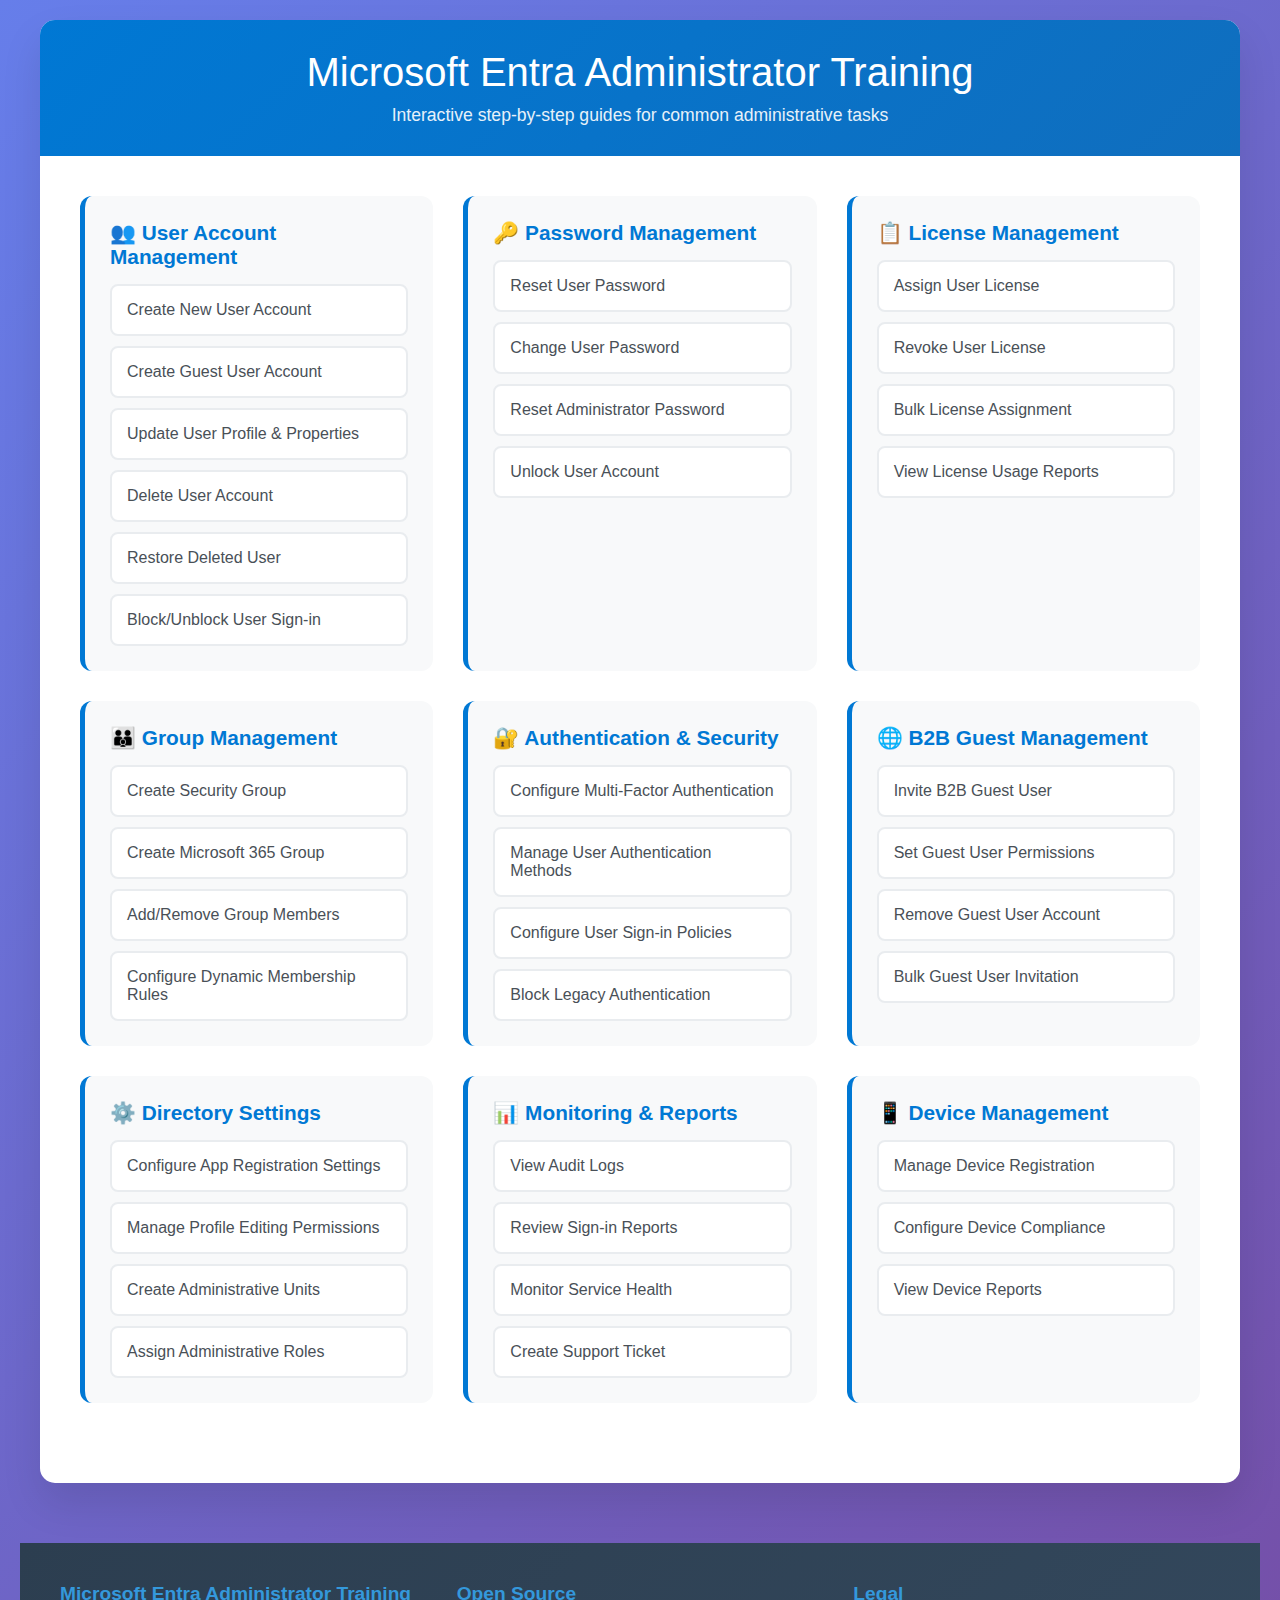
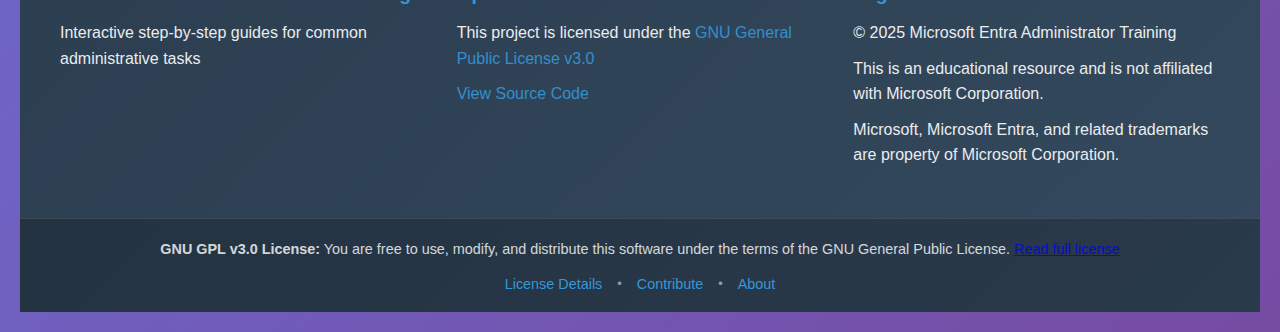
<file: index.html>
<!DOCTYPE html>
<html lang="en">
<head>
    <meta charset="UTF-8">
    <meta name="viewport" content="width=device-width, initial-scale=1.0">
    <title>Microsoft Entra Administrator Training</title>
    <style>
        * {
            margin: 0;
            padding: 0;
            box-sizing: border-box;
        }

        body {
            font-family: 'Segoe UI', Tahoma, Geneva, Verdana, sans-serif;
            background: linear-gradient(135deg, #667eea 0%, #764ba2 100%);
            min-height: 100vh;
            padding: 20px;
        }

        .container {
            max-width: 1200px;
            margin: 0 auto;
            background: white;
            border-radius: 15px;
            box-shadow: 0 20px 40px rgba(0,0,0,0.1);
            overflow: hidden;
        }

        .header {
            background: linear-gradient(135deg, #0078d4, #106ebe);
            color: white;
            padding: 30px;
            text-align: center;
        }

        .header h1 {
            font-size: 2.5rem;
            margin-bottom: 10px;
            font-weight: 300;
        }

        .header p {
            font-size: 1.1rem;
            opacity: 0.9;
        }

        .main-content {
            padding: 40px;
        }

        .dashboard {
            display: block;
        }

        .task-categories {
            display: grid;
            grid-template-columns: repeat(auto-fit, minmax(300px, 1fr));
            gap: 30px;
            margin-bottom: 40px;
        }

        .category-card {
            background: #f8f9fa;
            border-radius: 12px;
            padding: 25px;
            border-left: 5px solid #0078d4;
            transition: all 0.3s ease;
        }

        .category-card:hover {
            transform: translateY(-5px);
            box-shadow: 0 15px 30px rgba(0,0,0,0.1);
        }

        .category-card h3 {
            color: #0078d4;
            margin-bottom: 15px;
            font-size: 1.3rem;
        }

        .task-button {
            display: block;
            width: 100%;
            background: white;
            border: 2px solid #e9ecef;
            border-radius: 8px;
            padding: 15px;
            margin-bottom: 10px;
            cursor: pointer;
            transition: all 0.3s ease;
            text-align: left;
            font-size: 1rem;
            color: #495057;
        }

        .task-button:hover {
            border-color: #0078d4;
            background: #f0f8ff;
            transform: translateX(5px);
        }

        .task-button:last-child {
            margin-bottom: 0;
        }

        .wizard {
            display: none;
        }

        .wizard-header {
            background: #f8f9fa;
            padding: 25px;
            border-radius: 12px;
            margin-bottom: 30px;
        }

        .wizard-title {
            font-size: 1.8rem;
            color: #0078d4;
            margin-bottom: 10px;
        }

        .progress-bar {
            background: #e9ecef;
            height: 8px;
            border-radius: 4px;
            overflow: hidden;
            margin-bottom: 15px;
        }

        .progress-fill {
            background: linear-gradient(90deg, #0078d4, #106ebe);
            height: 100%;
            border-radius: 4px;
            transition: width 0.5s ease;
        }

        .step-counter {
            font-size: 1rem;
            color: #6c757d;
        }

        .step-content {
            background: white;
            border: 2px solid #e9ecef;
            border-radius: 12px;
            padding: 30px;
            margin-bottom: 30px;
        }

        .step-instruction {
            font-size: 1.2rem;
            line-height: 1.6;
            margin-bottom: 20px;
            color: #495057;
        }

        .step-details {
            background: #f0f8ff;
            border-left: 4px solid #0078d4;
            padding: 20px;
            border-radius: 8px;
            margin-bottom: 20px;
        }

        .step-image {
            width: 100%;
            max-width: 600px;
            height: 200px;
            background: linear-gradient(45deg, #f1f3f4, #e8eaed);
            border-radius: 8px;
            display: flex;
            align-items: center;
            justify-content: center;
            margin: 20px 0;
            color: #5f6368;
            font-style: italic;
        }

        .step-actions {
            display: flex;
            gap: 15px;
            margin-top: 25px;
        }

        .btn {
            padding: 12px 25px;
            border-radius: 8px;
            border: none;
            cursor: pointer;
            font-size: 1rem;
            transition: all 0.3s ease;
            font-weight: 500;
        }

        .btn-primary {
            background: #0078d4;
            color: white;
        }

        .btn-primary:hover {
            background: #106ebe;
            transform: translateY(-2px);
        }

        .btn-secondary {
            background: #6c757d;
            color: white;
        }

        .btn-secondary:hover {
            background: #545b62;
            transform: translateY(-2px);
        }

        .btn-outline {
            background: transparent;
            border: 2px solid #0078d4;
            color: #0078d4;
        }

        .btn-outline:hover {
            background: #0078d4;
            color: white;
        }

        .completion-message {
            text-align: center;
            padding: 40px;
            background: linear-gradient(135deg, #28a745, #20c997);
            color: white;
            border-radius: 12px;
            margin-bottom: 30px;
        }

        .completion-message h2 {
            font-size: 2rem;
            margin-bottom: 15px;
        }

        .hidden {
            display: none !important;
        }

        .footer {
            background: linear-gradient(135deg, #2c3e50, #34495e);
            color: white;
            margin-top: 60px;
        }

        .footer-content {
            max-width: 1200px;
            margin: 0 auto;
            padding: 40px 20px;
            display: grid;
            grid-template-columns: repeat(auto-fit, minmax(280px, 1fr));
            gap: 30px;
        }

        .footer-section h4 {
            color: #3498db;
            margin-bottom: 15px;
            font-size: 1.2rem;
        }

        .footer-section p {
            line-height: 1.6;
            margin-bottom: 10px;
            opacity: 0.9;
        }

        .footer-section a {
            color: #3498db;
            text-decoration: none;
            transition: color 0.3s ease;
        }

        .footer-section a:hover {
            color: #5dade2;
            text-decoration: underline;
        }

        .footer-bottom {
            background: rgba(0, 0, 0, 0.2);
            border-top: 1px solid rgba(255, 255, 255, 0.1);
        }

        .footer-bottom-content {
            max-width: 1200px;
            margin: 0 auto;
            padding: 20px;
            display: flex;
            flex-direction: column;
            gap: 15px;
            align-items: center;
            text-align: center;
        }

        .footer-bottom p {
            margin: 0;
            font-size: 0.9rem;
            opacity: 0.8;
            line-height: 1.5;
        }

        .footer-links {
            display: flex;
            gap: 15px;
            align-items: center;
            flex-wrap: wrap;
            justify-content: center;
        }

        .footer-links a {
            color: #3498db;
            text-decoration: none;
            font-size: 0.9rem;
            transition: color 0.3s ease;
        }

        .footer-links a:hover {
            color: #5dade2;
            text-decoration: underline;
        }

        .footer-links span {
            opacity: 0.5;
            font-size: 0.8rem;
        }

        .modal {
            position: fixed;
            top: 0;
            left: 0;
            width: 100%;
            height: 100%;
            background: rgba(0, 0, 0, 0.8);
            display: flex;
            align-items: center;
            justify-content: center;
            z-index: 1000;
            padding: 20px;
        }

        .modal-content {
            background: white;
            border-radius: 12px;
            max-width: 600px;
            width: 100%;
            max-height: 80vh;
            overflow-y: auto;
            box-shadow: 0 20px 40px rgba(0, 0, 0, 0.3);
        }

        .modal-header {
            padding: 25px 30px 20px;
            border-bottom: 1px solid #e9ecef;
            display: flex;
            justify-content: space-between;
            align-items: center;
        }

        .modal-header h2 {
            margin: 0;
            color: #0078d4;
            font-size: 1.5rem;
        }

        .modal-close {
            background: none;
            border: none;
            font-size: 2rem;
            color: #6c757d;
            cursor: pointer;
            padding: 0;
            width: 40px;
            height: 40px;
            display: flex;
            align-items: center;
            justify-content: center;
            border-radius: 50%;
            transition: all 0.3s ease;
        }

        .modal-close:hover {
            background: #f8f9fa;
            color: #495057;
        }

        .modal-body {
            padding: 25px 30px 30px;
        }

        .modal-body h3 {
            color: #495057;
            margin: 25px 0 15px 0;
            font-size: 1.2rem;
        }

        .modal-body h3:first-child {
            margin-top: 0;
        }

        .modal-body ul {
            list-style: none;
            padding: 0;
            margin: 0 0 20px 0;
        }

        .modal-body li {
            padding: 8px 0;
            border-bottom: 1px solid #f8f9fa;
            display: flex;
            align-items: center;
            gap: 10px;
        }

        .modal-body li:last-child {
            border-bottom: none;
        }

        .modal-body p {
            line-height: 1.6;
            margin-bottom: 15px;
        }

        .modal-body a {
            color: #0078d4;
            text-decoration: none;
        }

        .modal-body a:hover {
            text-decoration: underline;
        }

        @media (max-width: 768px) {
            .footer-content {
                grid-template-columns: 1fr;
                text-align: center;
                gap: 25px;
            }
            
            .footer-bottom-content {
                text-align: center;
            }
            
            .footer-links {
                gap: 10px;
            }
            
            .modal-content {
                margin: 10px;
                max-height: 90vh;
            }
            
            .modal-header,
            .modal-body {
                padding: 20px;
            }
        }

        @media (max-width: 768px) {
            .header h1 {
                font-size: 2rem;
            }
            
            .main-content {
                padding: 20px;
            }
            
            .task-categories {
                grid-template-columns: 1fr;
                gap: 20px;
            }
            
            .step-actions {
                flex-direction: column;
            }
        }
    </style>
</head>
<body>
    <div class="container">
        <div class="header">
            <h1>Microsoft Entra Administrator Training</h1>
            <p>Interactive step-by-step guides for common administrative tasks</p>
        </div>

        <div class="main-content">
            <!-- Dashboard -->
            <div id="dashboard" class="dashboard">
                <div class="task-categories">
                    <div class="category-card">
                        <h3>👥 User Account Management</h3>
                        <button class="task-button" onclick="startTask('create-user')">
                            Create New User Account
                        </button>
                        <button class="task-button" onclick="startTask('create-guest-user')">
                            Create Guest User Account
                        </button>
                        <button class="task-button" onclick="startTask('update-user-profile')">
                            Update User Profile & Properties
                        </button>
                        <button class="task-button" onclick="startTask('delete-user')">
                            Delete User Account
                        </button>
                        <button class="task-button" onclick="startTask('restore-deleted-user')">
                            Restore Deleted User
                        </button>
                        <button class="task-button" onclick="startTask('block-user-signin')">
                            Block/Unblock User Sign-in
                        </button>
                    </div>

                    <div class="category-card">
                        <h3>🔑 Password Management</h3>
                        <button class="task-button" onclick="startTask('reset-user-password')">
                            Reset User Password
                        </button>
                        <button class="task-button" onclick="startTask('change-user-password')">
                            Change User Password
                        </button>
                        <button class="task-button" onclick="startTask('reset-admin-password')">
                            Reset Administrator Password
                        </button>
                        <button class="task-button" onclick="startTask('unlock-user-account')">
                            Unlock User Account
                        </button>
                    </div>

                    <div class="category-card">
                        <h3>📋 License Management</h3>
                        <button class="task-button" onclick="startTask('assign-license')">
                            Assign User License
                        </button>
                        <button class="task-button" onclick="startTask('revoke-license')">
                            Revoke User License
                        </button>
                        <button class="task-button" onclick="startTask('bulk-license-assignment')">
                            Bulk License Assignment
                        </button>
                        <button class="task-button" onclick="startTask('view-license-usage')">
                            View License Usage Reports
                        </button>
                    </div>

                    <div class="category-card">
                        <h3>👪 Group Management</h3>
                        <button class="task-button" onclick="startTask('create-security-group')">
                            Create Security Group
                        </button>
                        <button class="task-button" onclick="startTask('create-m365-group')">
                            Create Microsoft 365 Group
                        </button>
                        <button class="task-button" onclick="startTask('manage-group-members')">
                            Add/Remove Group Members
                        </button>
                        <button class="task-button" onclick="startTask('configure-dynamic-membership')">
                            Configure Dynamic Membership Rules
                        </button>
                    </div>

                    <div class="category-card">
                        <h3>🔐 Authentication & Security</h3>
                        <button class="task-button" onclick="startTask('configure-mfa')">
                            Configure Multi-Factor Authentication
                        </button>
                        <button class="task-button" onclick="startTask('manage-auth-methods')">
                            Manage User Authentication Methods
                        </button>
                        <button class="task-button" onclick="startTask('configure-signin-policies')">
                            Configure User Sign-in Policies
                        </button>
                        <button class="task-button" onclick="startTask('block-legacy-auth')">
                            Block Legacy Authentication
                        </button>
                    </div>

                    <div class="category-card">
                        <h3>🌐 B2B Guest Management</h3>
                        <button class="task-button" onclick="startTask('invite-guest-user')">
                            Invite B2B Guest User
                        </button>
                        <button class="task-button" onclick="startTask('manage-guest-permissions')">
                            Set Guest User Permissions
                        </button>
                        <button class="task-button" onclick="startTask('remove-guest-user')">
                            Remove Guest User Account
                        </button>
                        <button class="task-button" onclick="startTask('bulk-guest-invitation')">
                            Bulk Guest User Invitation
                        </button>
                    </div>

                    <div class="category-card">
                        <h3>⚙️ Directory Settings</h3>
                        <button class="task-button" onclick="startTask('configure-app-registration')">
                            Configure App Registration Settings
                        </button>
                        <button class="task-button" onclick="startTask('manage-profile-editing')">
                            Manage Profile Editing Permissions
                        </button>
                        <button class="task-button" onclick="startTask('configure-admin-units')">
                            Create Administrative Units
                        </button>
                        <button class="task-button" onclick="startTask('assign-admin-roles')">
                            Assign Administrative Roles
                        </button>
                    </div>

                    <div class="category-card">
                        <h3>📊 Monitoring & Reports</h3>
                        <button class="task-button" onclick="startTask('view-audit-logs')">
                            View Audit Logs
                        </button>
                        <button class="task-button" onclick="startTask('review-signin-reports')">
                            Review Sign-in Reports
                        </button>
                        <button class="task-button" onclick="startTask('monitor-service-health')">
                            Monitor Service Health
                        </button>
                        <button class="task-button" onclick="startTask('create-support-ticket')">
                            Create Support Ticket
                        </button>
                    </div>

                    <div class="category-card">
                        <h3>📱 Device Management</h3>
                        <button class="task-button" onclick="startTask('manage-device-registration')">
                            Manage Device Registration
                        </button>
                        <button class="task-button" onclick="startTask('configure-device-compliance')">
                            Configure Device Compliance
                        </button>
                        <button class="task-button" onclick="startTask('view-device-reports')">
                            View Device Reports
                        </button>
                    </div>
                </div>
            </div>

            <!-- Task Wizard -->
            <div id="wizard" class="wizard">
                <div class="wizard-header">
                    <h2 id="wizard-title" class="wizard-title"></h2>
                    <div class="progress-bar">
                        <div id="progress-fill" class="progress-fill" style="width: 0%"></div>
                    </div>
                    <div id="step-counter" class="step-counter">Step 1 of 5</div>
                </div>

                <div id="step-content" class="step-content">
                    <div id="step-instruction" class="step-instruction"></div>
                    <div id="step-details" class="step-details"></div>
                    <div id="step-image" class="step-image"></div>
                </div>

                <div class="step-actions">
                    <button id="prev-btn" class="btn btn-secondary" onclick="previousStep()">Previous</button>
                    <button id="next-btn" class="btn btn-primary" onclick="nextStep()">Next Step</button>
                    <button id="complete-btn" class="btn btn-primary hidden" onclick="completeTask()">Complete Task</button>
                    <button id="back-dashboard" class="btn btn-outline" onclick="backToDashboard()">Back to Dashboard</button>
                </div>

                <div id="completion-message" class="completion-message hidden">
                    <h2>🎉 Task Completed!</h2>
                    <p>Great job! You've successfully completed this administrative task.</p>
                </div>
            </div>
        </div>
    </div>

    <!-- Footer -->
    <footer class="footer">
        <div class="footer-content">
            <div class="footer-section">
                <h4>Microsoft Entra Administrator Training</h4>
                <p>Interactive step-by-step guides for common administrative tasks</p>
            </div>
            
            <div class="footer-section">
                <h4>Open Source</h4>
                <p>This project is licensed under the <a href="https://www.gnu.org/licenses/gpl-3.0.en.html" target="_blank" rel="noopener">GNU General Public License v3.0</a></p>
                <p><a href="https://github.com/lordpixma/entra-admin-training" target="_blank" rel="noopener">View Source Code</a></p>
            </div>
            
            <div class="footer-section">
                <h4>Legal</h4>
                <p>&copy; 2025 Microsoft Entra Administrator Training</p>
                <p>This is an educational resource and is not affiliated with Microsoft Corporation.</p>
                <p>Microsoft, Microsoft Entra, and related trademarks are property of Microsoft Corporation.</p>
            </div>
        </div>
        
        <div class="footer-bottom">
            <div class="footer-bottom-content">
                <p>
                    <strong>GNU GPL v3.0 License:</strong> 
                    You are free to use, modify, and distribute this software under the terms of the GNU General Public License. 
                    <a href="https://www.gnu.org/licenses/gpl-3.0.en.html" target="_blank" rel="noopener">Read full license</a>
                </p>
                <div class="footer-links">
                    <a href="#" onclick="showLicenseInfo()">License Details</a>
                    <span>•</span>
                    <a href="#" onclick="showContributeInfo()">Contribute</a>
                    <span>•</span>
                    <a href="#" onclick="showAbout()">About</a>
                </div>
            </div>
        </div>
    </footer>

    <!-- License Modal -->
    <div id="license-modal" class="modal hidden">
        <div class="modal-content">
            <div class="modal-header">
                <h2>GNU General Public License v3.0</h2>
                <button class="modal-close" onclick="closeModal('license-modal')">&times;</button>
            </div>
            <div class="modal-body">
                <h3>Permissions</h3>
                <ul>
                    <li>✅ Commercial use</li>
                    <li>✅ Modification</li>
                    <li>✅ Distribution</li>
                    <li>✅ Patent use</li>
                    <li>✅ Private use</li>
                </ul>
                
                <h3>Conditions</h3>
                <ul>
                    <li>📋 License and copyright notice</li>
                    <li>📋 State changes</li>
                    <li>📋 Disclose source</li>
                    <li>📋 Same license</li>
                </ul>
                
                <h3>Limitations</h3>
                <ul>
                    <li>❌ Liability</li>
                    <li>❌ Warranty</li>
                </ul>
                
                <p><strong>Summary:</strong> This is a strong copyleft license that requires any derivative work to be distributed under the same license terms. This ensures that improvements and modifications remain open source.</p>
                
                <p><a href="https://www.gnu.org/licenses/gpl-3.0.en.html" target="_blank" rel="noopener">Read the full GNU GPL v3.0 license text</a></p>
            </div>
        </div>
    </div>

    <script>
        // Task definitions
        const tasks = {
            'create-user': {
                title: 'Create New User Account',
                steps: [
                    {
                        instruction: 'Navigate to the Microsoft Entra admin center',
                        details: 'Open your web browser and go to entra.microsoft.com. Sign in with your administrator credentials.',
                        image: 'Screenshot: Entra admin center login page'
                    },
                    {
                        instruction: 'Access the Users section',
                        details: 'In the left navigation panel, click on "Identity" then select "Users" to view the user management interface.',
                        image: 'Screenshot: Navigation to Users section'
                    },
                    {
                        instruction: 'Click "New user" button',
                        details: 'At the top of the Users page, click the "New user" button to start creating a new user account.',
                        image: 'Screenshot: New user button highlighted'
                    },
                    {
                        instruction: 'Fill in user details',
                        details: 'Enter the required information: Display name, User principal name, and initial password. Choose whether to auto-generate or create a custom password.',
                        image: 'Screenshot: User creation form'
                    },
                    {
                        instruction: 'Review and create the user',
                        details: 'Review all the information entered, then click "Create" to finalize the new user account. The user will receive welcome instructions via email.',
                        image: 'Screenshot: User creation confirmation'
                    }
                ]
            },
            'create-guest-user': {
                title: 'Create Guest User Account',
                steps: [
                    {
                        instruction: 'Navigate to Users section',
                        details: 'In the Entra admin center, go to Identity > Users to access user management.',
                        image: 'Screenshot: Users section navigation'
                    },
                    {
                        instruction: 'Select "New guest user"',
                        details: 'Click the "New user" dropdown and select "Invite external user" to create a guest account.',
                        image: 'Screenshot: New guest user option'
                    },
                    {
                        instruction: 'Enter guest user details',
                        details: 'Fill in the external user\'s email address, display name, and personal message for the invitation.',
                        image: 'Screenshot: Guest user invitation form'
                    },
                    {
                        instruction: 'Configure guest permissions',
                        details: 'Set the appropriate guest user permissions and assign to groups if needed.',
                        image: 'Screenshot: Guest permissions configuration'
                    },
                    {
                        instruction: 'Send invitation',
                        details: 'Review the invitation details and click "Invite" to send the guest user invitation email.',
                        image: 'Screenshot: Send guest invitation'
                    }
                ]
            },
            'update-user-profile': {
                title: 'Update User Profile & Properties',
                steps: [
                    {
                        instruction: 'Locate the user account',
                        details: 'Navigate to Identity > Users and search for the user whose profile needs updating.',
                        image: 'Screenshot: User search interface'
                    },
                    {
                        instruction: 'Access user profile',
                        details: 'Click on the user\'s name to open their detailed profile page.',
                        image: 'Screenshot: User profile page'
                    },
                    {
                        instruction: 'Edit profile information',
                        details: 'Click "Edit" and update the necessary fields such as display name, job title, department, contact information.',
                        image: 'Screenshot: Edit user profile form'
                    },
                    {
                        instruction: 'Configure additional properties',
                        details: 'Update extended properties like manager, employee ID, cost center, and custom attributes as needed.',
                        image: 'Screenshot: Additional user properties'
                    },
                    {
                        instruction: 'Save changes',
                        details: 'Review all changes and click "Save" to update the user profile. Changes will be reflected immediately.',
                        image: 'Screenshot: Save profile changes'
                    }
                ]
            },
            'delete-user': {
                title: 'Delete User Account',
                steps: [
                    {
                        instruction: 'Navigate to the user account',
                        details: 'Go to Identity > Users and locate the user account that needs to be deleted.',
                        image: 'Screenshot: User list with target user'
                    },
                    {
                        instruction: 'Select the user',
                        details: 'Click the checkbox next to the user\'s name or click on the user to open their profile.',
                        image: 'Screenshot: Select user for deletion'
                    },
                    {
                        instruction: 'Initiate deletion',
                        details: 'Click the "Delete" button in the toolbar or user profile page.',
                        image: 'Screenshot: Delete user button'
                    },
                    {
                        instruction: 'Confirm deletion',
                        details: 'Review the deletion warning message and confirm by typing the user\'s name if required.',
                        image: 'Screenshot: Delete confirmation dialog'
                    },
                    {
                        instruction: 'Verify deletion',
                        details: 'The user is moved to "Deleted users" and can be restored within 30 days if needed.',
                        image: 'Screenshot: Deleted users confirmation'
                    }
                ]
            },
            'restore-deleted-user': {
                title: 'Restore Deleted User',
                steps: [
                    {
                        instruction: 'Access deleted users',
                        details: 'Navigate to Identity > Users and click on "Deleted users" to view recently deleted accounts.',
                        image: 'Screenshot: Deleted users section'
                    },
                    {
                        instruction: 'Locate the deleted user',
                        details: 'Find the user you want to restore from the list of deleted users (available for 30 days).',
                        image: 'Screenshot: List of deleted users'
                    },
                    {
                        instruction: 'Select the user to restore',
                        details: 'Click the checkbox next to the user\'s name or click on the user to view details.',
                        image: 'Screenshot: Select deleted user'
                    },
                    {
                        instruction: 'Restore the user',
                        details: 'Click the "Restore user" button to begin the restoration process.',
                        image: 'Screenshot: Restore user button'
                    },
                    {
                        instruction: 'Verify restoration',
                        details: 'The user is restored with their previous group memberships and licenses. Verify the user appears in the active users list.',
                        image: 'Screenshot: Restored user confirmation'
                    }
                ]
            },
            'block-user-signin': {
                title: 'Block/Unblock User Sign-in',
                steps: [
                    {
                        instruction: 'Navigate to the user account',
                        details: 'Go to Identity > Users and locate the user whose sign-in status needs to be changed.',
                        image: 'Screenshot: User account location'
                    },
                    {
                        instruction: 'Open user profile',
                        details: 'Click on the user\'s name to access their detailed profile page.',
                        image: 'Screenshot: User profile access'
                    },
                    {
                        instruction: 'Access sign-in settings',
                        details: 'Look for the "Block sign in" toggle or "Account status" section in the user\'s profile.',
                        image: 'Screenshot: Sign-in status controls'
                    },
                    {
                        instruction: 'Toggle sign-in status',
                        details: 'Click the toggle to block or unblock the user\'s sign-in capability as needed.',
                        image: 'Screenshot: Block/unblock toggle'
                    },
                    {
                        instruction: 'Confirm the change',
                        details: 'Save the changes and verify the user\'s sign-in status is updated. Blocked users cannot authenticate to any services.',
                        image: 'Screenshot: Sign-in status confirmation'
                    }
                ]
            },
            'reset-user-password': {
                title: 'Reset User Password',
                steps: [
                    {
                        instruction: 'Locate the user account',
                        details: 'Navigate to Identity > Users and search for the user who needs a password reset.',
                        image: 'Screenshot: User search for password reset'
                    },
                    {
                        instruction: 'Access password reset',
                        details: 'Click on the user\'s name, then select "Reset password" from the user profile or toolbar.',
                        image: 'Screenshot: Reset password option'
                    },
                    {
                        instruction: 'Generate or set password',
                        details: 'Choose to auto-generate a secure password or create a custom one. Decide if the user must change it on first sign-in.',
                        image: 'Screenshot: Password reset options'
                    },
                    {
                        instruction: 'Configure password requirements',
                        details: 'Set whether the user must change the password on next sign-in and configure any additional requirements.',
                        image: 'Screenshot: Password requirements settings'
                    },
                    {
                        instruction: 'Complete password reset',
                        details: 'Click "Reset password" and securely communicate the new password to the user through approved channels.',
                        image: 'Screenshot: Password reset confirmation'
                    }
                ]
            },
            'assign-license': {
                title: 'Assign User License',
                steps: [
                    {
                        instruction: 'Navigate to user account',
                        details: 'Go to Identity > Users and locate the user who needs license assignment.',
                        image: 'Screenshot: User account for licensing'
                    },
                    {
                        instruction: 'Access licenses section',
                        details: 'Click on the user\'s name and select "Licenses" from the left menu in their profile.',
                        image: 'Screenshot: User licenses section'
                    },
                    {
                        instruction: 'Add license assignment',
                        details: 'Click "Assignments" or "Add assignments" to begin assigning licenses to the user.',
                        image: 'Screenshot: Add license assignments'
                    },
                    {
                        instruction: 'Select license products',
                        details: 'Choose the appropriate license products (Microsoft 365, Azure, etc.) from the available options.',
                        image: 'Screenshot: License product selection'
                    },
                    {
                        instruction: 'Configure license options',
                        details: 'Enable or disable specific service plans within the license and set any usage location requirements.',
                        image: 'Screenshot: License configuration options'
                    },
                    {
                        instruction: 'Complete assignment',
                        details: 'Review the license assignment and click "Save" to apply the licenses to the user.',
                        image: 'Screenshot: License assignment confirmation'
                    }
                ]
            },
            'invite-guest-user': {
                title: 'Invite B2B Guest User',
                steps: [
                    {
                        instruction: 'Navigate to External Identities',
                        details: 'In the Entra admin center, go to External Identities > All guest users to manage B2B guests.',
                        image: 'Screenshot: External Identities navigation'
                    },
                    {
                        instruction: 'Create new guest invitation',
                        details: 'Click "New guest user" or "Invite user" to start the B2B invitation process.',
                        image: 'Screenshot: New guest user button'
                    },
                    {
                        instruction: 'Enter guest user information',
                        details: 'Fill in the guest\'s email address, display name, and add a personal message for the invitation.',
                        image: 'Screenshot: Guest invitation form'
                    },
                    {
                        instruction: 'Configure guest permissions',
                        details: 'Set appropriate guest user permissions and assign to relevant groups or applications.',
                        image: 'Screenshot: Guest permissions configuration'
                    },
                    {
                        instruction: 'Send invitation',
                        details: 'Review the invitation details and click "Invite" to send the B2B guest invitation email.',
                        image: 'Screenshot: Send B2B invitation'
                    }
                ]
            },
            'configure-mfa': {
                title: 'Configure Multi-Factor Authentication',
                steps: [
                    {
                        instruction: 'Navigate to Security settings',
                        details: 'In the Entra admin center, go to "Protection" in the left menu, then select "Authentication methods".',
                        image: 'Screenshot: Security settings navigation'
                    },
                    {
                        instruction: 'Select MFA settings',
                        details: 'Click on "Multi-factor authentication" to access the MFA configuration options.',
                        image: 'Screenshot: MFA settings page'
                    },
                    {
                        instruction: 'Configure authentication methods',
                        details: 'Enable the desired authentication methods such as Microsoft Authenticator app, SMS, or phone calls. Set policies for which methods are required.',
                        image: 'Screenshot: Authentication methods configuration'
                    },
                    {
                        instruction: 'Set user requirements',
                        details: 'Define which users or groups require MFA. You can apply it to all users, specific groups, or based on conditional access policies.',
                        image: 'Screenshot: User MFA requirements'
                    },
                    {
                        instruction: 'Test and verify MFA setup',
                        details: 'Test the MFA configuration with a test user account to ensure it works correctly before applying to all users.',
                        image: 'Screenshot: MFA testing interface'
                    }
                ]
            },
            'create-security-group': {
                title: 'Create Security Group',
                steps: [
                    {
                        instruction: 'Navigate to Groups section',
                        details: 'In the Entra admin center, go to "Identity" then select "Groups" from the left navigation menu.',
                        image: 'Screenshot: Groups navigation'
                    },
                    {
                        instruction: 'Click "New group"',
                        details: 'At the top of the Groups page, click the "New group" button to start creating a new security group.',
                        image: 'Screenshot: New group button'
                    },
                    {
                        instruction: 'Configure group settings',
                        details: 'Select "Security" as the group type, enter a group name and description. Choose membership type (Assigned or Dynamic).',
                        image: 'Screenshot: Group configuration form'
                    },
                    {
                        instruction: 'Add group members',
                        details: 'Add initial members to the group by searching for and selecting users from your organization.',
                        image: 'Screenshot: Adding group members'
                    },
                    {
                        instruction: 'Review and create group',
                        details: 'Review the group settings and member list, then click "Create" to finalize the new security group.',
                        image: 'Screenshot: Group creation confirmation'
                    }
                ]
            },
            'view-audit-logs': {
                title: 'View Audit Logs',
                steps: [
                    {
                        instruction: 'Navigate to Monitoring section',
                        details: 'In the Entra admin center, go to "Monitoring & health" and select "Audit logs".',
                        image: 'Screenshot: Audit logs navigation'
                    },
                    {
                        instruction: 'Apply filters',
                        details: 'Use the filter options to narrow down audit log results by date range, activity, user, or service.',
                        image: 'Screenshot: Audit log filters'
                    },
                    {
                        instruction: 'Review audit entries',
                        details: 'Examine the audit log entries to understand what administrative actions were performed and by whom.',
                        image: 'Screenshot: Audit log entries'
                    },
                    {
                        instruction: 'Export audit data',
                        details: 'If needed, export the audit log data to CSV format for further analysis or compliance reporting.',
                        image: 'Screenshot: Export audit logs'
                    }
                ]
            },
            'review-signin-reports': {
                title: 'Review Sign-in Reports',
                steps: [
                    {
                        instruction: 'Access sign-in logs',
                        details: 'Navigate to Monitoring & health > Sign-in logs to view user authentication activity.',
                        image: 'Screenshot: Sign-in logs navigation'
                    },
                    {
                        instruction: 'Filter sign-in data',
                        details: 'Apply filters to view specific users, applications, dates, or sign-in status (success/failure).',
                        image: 'Screenshot: Sign-in log filters'
                    },
                    {
                        instruction: 'Analyze sign-in patterns',
                        details: 'Review sign-in attempts, locations, devices, and any failed authentication attempts for security analysis.',
                        image: 'Screenshot: Sign-in analysis'
                    },
                    {
                        instruction: 'Export sign-in data',
                        details: 'Export the sign-in report data for compliance, security analysis, or integration with SIEM tools.',
                        image: 'Screenshot: Export sign-in reports'
                    }
                ]
            },
            'monitor-service-health': {
                title: 'Monitor Service Health',
                steps: [
                    {
                        instruction: 'Access Service Health dashboard',
                        details: 'Navigate to Health > Service health to view the current status of Microsoft Entra ID services.',
                        image: 'Screenshot: Service health dashboard'
                    },
                    {
                        instruction: 'Review current issues',
                        details: 'Check for any active service incidents, advisories, or planned maintenance affecting your tenant.',
                        image: 'Screenshot: Current service issues'
                    },
                    {
                        instruction: 'View service history',
                        details: 'Review the service health history to understand past issues and their resolution timelines.',
                        image: 'Screenshot: Service health history'
                    },
                    {
                        instruction: 'Configure health alerts',
                        details: 'Set up email notifications to be alerted when service health issues occur that might affect your users.',
                        image: 'Screenshot: Health alert configuration'
                    }
                ]
            },
            'create-support-ticket': {
                title: 'Create Support Ticket',
                steps: [
                    {
                        instruction: 'Access Help + support',
                        details: 'In the admin center, navigate to "Help + support" to create a new support request.',
                        image: 'Screenshot: Help and support navigation'
                    },
                    {
                        instruction: 'Start new support request',
                        details: 'Click "New support request" to begin creating a ticket for technical assistance.',
                        image: 'Screenshot: New support request'
                    },
                    {
                        instruction: 'Select problem type',
                        details: 'Choose the appropriate service (Entra ID, Microsoft 365, etc.) and problem category.',
                        image: 'Screenshot: Problem type selection'
                    },
                    {
                        instruction: 'Provide issue details',
                        details: 'Fill in comprehensive details about the issue, including steps to reproduce, error messages, and impact assessment.',
                        image: 'Screenshot: Issue details form'
                    },
                    {
                        instruction: 'Submit support request',
                        details: 'Review all information and submit the support ticket. You\'ll receive a case number for tracking.',
                        image: 'Screenshot: Support ticket submission'
                    }
                ]
            },
            'change-user-password': {
                title: 'Change User Password',
                steps: [
                    {
                        instruction: 'Access user account',
                        details: 'Navigate to Identity > Users and locate the user whose password needs to be changed.',
                        image: 'Screenshot: User account selection'
                    },
                    {
                        instruction: 'Open password settings',
                        details: 'Click on the user\'s profile and select "Reset password" or "Authentication" section.',
                        image: 'Screenshot: Password settings access'
                    },
                    {
                        instruction: 'Set new password',
                        details: 'Enter a new password that meets your organization\'s password policy requirements.',
                        image: 'Screenshot: New password entry'
                    },
                    {
                        instruction: 'Configure password options',
                        details: 'Choose whether the user must change the password on next sign-in and set expiration policies.',
                        image: 'Screenshot: Password change options'
                    },
                    {
                        instruction: 'Apply password change',
                        details: 'Save the new password and notify the user through secure channels about the password change.',
                        image: 'Screenshot: Password change confirmation'
                    }
                ]
            },
            'reset-admin-password': {
                title: 'Reset Administrator Password',
                steps: [
                    {
                        instruction: 'Verify administrator privileges',
                        details: 'Ensure you have sufficient permissions to reset passwords for administrator accounts.',
                        image: 'Screenshot: Admin privilege verification'
                    },
                    {
                        instruction: 'Locate administrator account',
                        details: 'Navigate to Identity > Users and find the administrator whose password needs resetting.',
                        image: 'Screenshot: Administrator account location'
                    },
                    {
                        instruction: 'Initiate password reset',
                        details: 'Click "Reset password" for the administrator account. Note that this may require additional approvals.',
                        image: 'Screenshot: Admin password reset initiation'
                    },
                    {
                        instruction: 'Generate secure password',
                        details: 'Create or auto-generate a strong password that meets administrative security requirements.',
                        image: 'Screenshot: Secure password generation'
                    },
                    {
                        instruction: 'Complete reset process',
                        details: 'Confirm the password reset and ensure the administrator is notified through secure, verified channels.',
                        image: 'Screenshot: Admin password reset completion'
                    }
                ]
            },
            'unlock-user-account': {
                title: 'Unlock User Account',
                steps: [
                    {
                        instruction: 'Identify locked account',
                        details: 'Navigate to Identity > Users and locate the user account that is locked out.',
                        image: 'Screenshot: Locked account identification'
                    },
                    {
                        instruction: 'Access account status',
                        details: 'Click on the user\'s profile to view their current account status and lock details.',
                        image: 'Screenshot: Account status view'
                    },
                    {
                        instruction: 'Review lock reason',
                        details: 'Check the reason for the account lock (failed sign-ins, security policy, etc.) before unlocking.',
                        image: 'Screenshot: Account lock reason'
                    },
                    {
                        instruction: 'Unlock the account',
                        details: 'Click the "Unlock account" button or toggle to restore account access.',
                        image: 'Screenshot: Account unlock action'
                    },
                    {
                        instruction: 'Verify account access',
                        details: 'Confirm the account is unlocked and notify the user that they can attempt to sign in again.',
                        image: 'Screenshot: Account unlock verification'
                    }
                ]
            },
            'revoke-license': {
                title: 'Revoke User License',
                steps: [
                    {
                        instruction: 'Navigate to user account',
                        details: 'Go to Identity > Users and locate the user whose license needs to be revoked.',
                        image: 'Screenshot: User account for license removal'
                    },
                    {
                        instruction: 'Access user licenses',
                        details: 'Click on the user\'s profile and select "Licenses" from the navigation menu.',
                        image: 'Screenshot: User licenses section'
                    },
                    {
                        instruction: 'Select licenses to remove',
                        details: 'Identify and select the specific license assignments that need to be revoked.',
                        image: 'Screenshot: License selection for removal'
                    },
                    {
                        instruction: 'Remove license assignments',
                        details: 'Click "Remove assignments" and confirm which licenses should be revoked from the user.',
                        image: 'Screenshot: License removal confirmation'
                    },
                    {
                        instruction: 'Verify license removal',
                        details: 'Confirm the licenses have been successfully removed and the user no longer has access to those services.',
                        image: 'Screenshot: License removal verification'
                    }
                ]
            },
            'bulk-license-assignment': {
                title: 'Bulk License Assignment',
                steps: [
                    {
                        instruction: 'Access license management',
                        details: 'Navigate to Identity > Users and select "Bulk operations" from the toolbar.',
                        image: 'Screenshot: Bulk operations access'
                    },
                    {
                        instruction: 'Choose bulk license assignment',
                        details: 'Select "Bulk assign licenses" from the available bulk operation options.',
                        image: 'Screenshot: Bulk license assignment option'
                    },
                    {
                        instruction: 'Upload user list',
                        details: 'Upload a CSV file containing the list of users who need license assignments.',
                        image: 'Screenshot: User list upload'
                    },
                    {
                        instruction: 'Select license products',
                        details: 'Choose which license products to assign to the users in the bulk operation.',
                        image: 'Screenshot: Bulk license product selection'
                    },
                    {
                        instruction: 'Execute bulk assignment',
                        details: 'Review the bulk assignment details and execute the operation. Monitor the progress and results.',
                        image: 'Screenshot: Bulk assignment execution'
                    }
                ]
            },
            'view-license-usage': {
                title: 'View License Usage Reports',
                steps: [
                    {
                        instruction: 'Navigate to licensing reports',
                        details: 'Go to Billing > Licenses or Reports > Usage to access license usage information.',
                        image: 'Screenshot: License reports navigation'
                    },
                    {
                        instruction: 'Select license type',
                        details: 'Choose the specific license product (Microsoft 365, Azure, etc.) to view usage details.',
                        image: 'Screenshot: License type selection'
                    },
                    {
                        instruction: 'Analyze usage data',
                        details: 'Review assigned vs. available licenses, usage patterns, and identify optimization opportunities.',
                        image: 'Screenshot: License usage analysis'
                    },
                    {
                        instruction: 'Export usage report',
                        details: 'Export the license usage data to Excel or CSV for further analysis or budgeting purposes.',
                        image: 'Screenshot: License usage export'
                    }
                ]
            },
            'create-m365-group': {
                title: 'Create Microsoft 365 Group',
                steps: [
                    {
                        instruction: 'Navigate to Groups section',
                        details: 'In the Entra admin center, go to Identity > Groups to access group management.',
                        image: 'Screenshot: Groups section navigation'
                    },
                    {
                        instruction: 'Create new M365 group',
                        details: 'Click "New group" and select "Microsoft 365" as the group type.',
                        image: 'Screenshot: M365 group creation'
                    },
                    {
                        instruction: 'Configure group properties',
                        details: 'Enter group name, description, and configure privacy settings (Public or Private).',
                        image: 'Screenshot: M365 group configuration'
                    },
                    {
                        instruction: 'Add members and owners',
                        details: 'Assign group owners and add initial members to the Microsoft 365 group.',
                        image: 'Screenshot: M365 group members'
                    },
                    {
                        instruction: 'Finalize group creation',
                        details: 'Review settings and create the group. Associated SharePoint site and mailbox will be provisioned automatically.',
                        image: 'Screenshot: M365 group creation completion'
                    }
                ]
            },
            'manage-group-members': {
                title: 'Add/Remove Group Members',
                steps: [
                    {
                        instruction: 'Locate the target group',
                        details: 'Navigate to Identity > Groups and find the group whose membership needs to be modified.',
                        image: 'Screenshot: Group location'
                    },
                    {
                        instruction: 'Access group membership',
                        details: 'Click on the group name and select "Members" from the group management options.',
                        image: 'Screenshot: Group members section'
                    },
                    {
                        instruction: 'Add new members',
                        details: 'Click "Add members" and search for users to add to the group. Select multiple users if needed.',
                        image: 'Screenshot: Adding group members'
                    },
                    {
                        instruction: 'Remove existing members',
                        details: 'Select members to remove and click "Remove members" to revoke their group membership.',
                        image: 'Screenshot: Removing group members'
                    },
                    {
                        instruction: 'Verify membership changes',
                        details: 'Confirm that the group membership changes have been applied successfully.',
                        image: 'Screenshot: Group membership verification'
                    }
                ]
            },
            'configure-dynamic-membership': {
                title: 'Configure Dynamic Membership Rules',
                steps: [
                    {
                        instruction: 'Access dynamic group settings',
                        details: 'Navigate to the group and select "Dynamic membership rules" from the group configuration.',
                        image: 'Screenshot: Dynamic membership access'
                    },
                    {
                        instruction: 'Create membership rule',
                        details: 'Use the rule builder to create conditions based on user attributes like department, location, or job title.',
                        image: 'Screenshot: Dynamic rule builder'
                    },
                    {
                        instruction: 'Test the rule',
                        details: 'Use the "Validate rule" feature to test your dynamic membership rule against existing users.',
                        image: 'Screenshot: Rule validation'
                    },
                    {
                        instruction: 'Apply dynamic rule',
                        details: 'Save the dynamic membership rule and allow time for the system to process membership changes.',
                        image: 'Screenshot: Dynamic rule application'
                    },
                    {
                        instruction: 'Monitor membership updates',
                        details: 'Check the group membership periodically to ensure the dynamic rule is working as expected.',
                        image: 'Screenshot: Dynamic membership monitoring'
                    }
                ]
            },
            'manage-auth-methods': {
                title: 'Manage User Authentication Methods',
                steps: [
                    {
                        instruction: 'Access authentication settings',
                        details: 'Navigate to Protection > Authentication methods to manage user authentication options.',
                        image: 'Screenshot: Authentication methods navigation'
                    },
                    {
                        instruction: 'Configure method policies',
                        details: 'Enable or disable specific authentication methods like SMS, voice calls, or authenticator apps.',
                        image: 'Screenshot: Authentication method policies'
                    },
                    {
                        instruction: 'Set user-specific methods',
                        details: 'For individual users, go to their profile and manage their registered authentication methods.',
                        image: 'Screenshot: User authentication methods'
                    },
                    {
                        instruction: 'Reset authentication methods',
                        details: 'Remove or reset a user\'s authentication methods if they\'ve lost access to their devices.',
                        image: 'Screenshot: Reset authentication methods'
                    },
                    {
                        instruction: 'Verify method configuration',
                        details: 'Test the authentication method changes to ensure users can still access their accounts.',
                        image: 'Screenshot: Authentication verification'
                    }
                ]
            },
            'configure-signin-policies': {
                title: 'Configure User Sign-in Policies',
                steps: [
                    {
                        instruction: 'Access security policies',
                        details: 'Navigate to Protection > Conditional Access to configure sign-in policies.',
                        image: 'Screenshot: Conditional access navigation'
                    },
                    {
                        instruction: 'Create new policy',
                        details: 'Click "New policy" to create a custom sign-in policy for your users.',
                        image: 'Screenshot: New policy creation'
                    },
                    {
                        instruction: 'Define policy conditions',
                        details: 'Set conditions like user/group assignments, applications, and sign-in risk levels.',
                        image: 'Screenshot: Policy conditions'
                    },
                    {
                        instruction: 'Configure access controls',
                        details: 'Define what happens when conditions are met (block access, require MFA, etc.).',
                        image: 'Screenshot: Access controls configuration'
                    },
                    {
                        instruction: 'Enable and test policy',
                        details: 'Enable the policy in report-only mode first, then test before full enforcement.',
                        image: 'Screenshot: Policy testing and enablement'
                    }
                ]
            },
            'block-legacy-auth': {
                title: 'Block Legacy Authentication',
                steps: [
                    {
                        instruction: 'Access conditional access',
                        details: 'Navigate to Protection > Conditional Access to create a legacy authentication blocking policy.',
                        image: 'Screenshot: Conditional access for legacy auth'
                    },
                    {
                        instruction: 'Create blocking policy',
                        details: 'Create a new policy specifically targeting legacy authentication protocols.',
                        image: 'Screenshot: Legacy auth blocking policy'
                    },
                    {
                        instruction: 'Define legacy auth conditions',
                        details: 'Set conditions to identify and target legacy authentication attempts.',
                        image: 'Screenshot: Legacy auth conditions'
                    },
                    {
                        instruction: 'Configure block action',
                        details: 'Set the access control to "Block access" for legacy authentication attempts.',
                        image: 'Screenshot: Block legacy auth action'
                    },
                    {
                        instruction: 'Monitor and enforce',
                        details: 'Enable the policy and monitor sign-in logs to ensure legacy authentication is properly blocked.',
                        image: 'Screenshot: Legacy auth monitoring'
                    }
                ]
            },
            'manage-guest-permissions': {
                title: 'Set Guest User Permissions',
                steps: [
                    {
                        instruction: 'Access external collaboration settings',
                        details: 'Navigate to External Identities > External collaboration settings to manage guest permissions.',
                        image: 'Screenshot: External collaboration settings'
                    },
                    {
                        instruction: 'Configure guest access permissions',
                        details: 'Set the level of access guest users have to directory information and resources.',
                        image: 'Screenshot: Guest access configuration'
                    },
                    {
                        instruction: 'Set invitation restrictions',
                        details: 'Define who can invite guest users and which domains are allowed or blocked.',
                        image: 'Screenshot: Guest invitation restrictions'
                    },
                    {
                        instruction: 'Configure collaboration restrictions',
                        details: 'Set restrictions on which applications and resources guest users can access.',
                        image: 'Screenshot: Guest collaboration restrictions'
                    },
                    {
                        instruction: 'Apply permission changes',
                        details: 'Save the guest permission settings and verify they apply to existing and new guest users.',
                        image: 'Screenshot: Guest permissions application'
                    }
                ]
            },
            'remove-guest-user': {
                title: 'Remove Guest User Account',
                steps: [
                    {
                        instruction: 'Locate guest user',
                        details: 'Navigate to External Identities > All guest users to find the guest account to remove.',
                        image: 'Screenshot: Guest user location'
                    },
                    {
                        instruction: 'Review guest access',
                        details: 'Check what resources and applications the guest user currently has access to.',
                        image: 'Screenshot: Guest access review'
                    },
                    {
                        instruction: 'Remove guest user',
                        details: 'Select the guest user and click "Delete" to remove their account from your tenant.',
                        image: 'Screenshot: Guest user removal'
                    },
                    {
                        instruction: 'Confirm deletion',
                        details: 'Confirm the deletion and verify that the guest user no longer appears in your directory.',
                        image: 'Screenshot: Guest deletion confirmation'
                    }
                ]
            },
            'bulk-guest-invitation': {
                title: 'Bulk Guest User Invitation',
                steps: [
                    {
                        instruction: 'Access bulk invitation',
                        details: 'Navigate to External Identities > All guest users and select "Bulk invite".',
                        image: 'Screenshot: Bulk guest invitation access'
                    },
                    {
                        instruction: 'Download template',
                        details: 'Download the CSV template for bulk guest user invitations.',
                        image: 'Screenshot: Guest invitation template'
                    },
                    {
                        instruction: 'Prepare guest list',
                        details: 'Fill in the CSV template with guest user email addresses and invitation details.',
                        image: 'Screenshot: Guest list preparation'
                    },
                    {
                        instruction: 'Upload guest list',
                        details: 'Upload the completed CSV file with guest user information.',
                        image: 'Screenshot: Guest list upload'
                    },
                    {
                        instruction: 'Send bulk invitations',
                        details: 'Review and send the bulk guest invitations. Monitor the invitation status.',
                        image: 'Screenshot: Bulk invitation execution'
                    }
                ]
            },
            'configure-app-registration': {
                title: 'Configure App Registration Settings',
                steps: [
                    {
                        instruction: 'Access user settings',
                        details: 'Navigate to Identity > Users > User settings to configure application registration permissions.',
                        image: 'Screenshot: User settings navigation'
                    },
                    {
                        instruction: 'Locate app registration setting',
                        details: 'Find the "Users can register applications" setting in the user configuration options.',
                        image: 'Screenshot: App registration setting'
                    },
                    {
                        instruction: 'Configure registration permissions',
                        details: 'Toggle the setting to allow or restrict users from registering applications in your tenant.',
                        image: 'Screenshot: App registration configuration'
                    },
                    {
                        instruction: 'Set consent permissions',
                        details: 'Configure whether users can consent to applications accessing company data on their behalf.',
                        image: 'Screenshot: App consent configuration'
                    },
                    {
                        instruction: 'Save configuration changes',
                        details: 'Apply the app registration settings and verify they take effect for your users.',
                        image: 'Screenshot: App settings confirmation'
                    }
                ]
            },
            'manage-profile-editing': {
                title: 'Manage Profile Editing Permissions',
                steps: [
                    {
                        instruction: 'Access user settings',
                        details: 'Navigate to Identity > Users > User settings to manage profile editing permissions.',
                        image: 'Screenshot: Profile settings navigation'
                    },
                    {
                        instruction: 'Configure profile restrictions',
                        details: 'Set which profile fields users can edit themselves vs. require administrator changes.',
                        image: 'Screenshot: Profile editing restrictions'
                    },
                    {
                        instruction: 'Set LinkedIn integration',
                        details: 'Configure whether users can connect their LinkedIn profiles to their work accounts.',
                        image: 'Screenshot: LinkedIn integration settings'
                    },
                    {
                        instruction: 'Manage profile photo permissions',
                        details: 'Set permissions for users to upload and change their profile photos.',
                        image: 'Screenshot: Profile photo permissions'
                    },
                    {
                        instruction: 'Apply profile settings',
                        details: 'Save the profile editing configuration and verify it applies to user accounts.',
                        image: 'Screenshot: Profile settings application'
                    }
                ]
            },
            'configure-admin-units': {
                title: 'Create Administrative Units',
                steps: [
                    {
                        instruction: 'Navigate to administrative units',
                        details: 'Go to Identity > Roles and administrators > Administrative units to manage scope restrictions.',
                        image: 'Screenshot: Administrative units navigation'
                    },
                    {
                        instruction: 'Create new administrative unit',
                        details: 'Click "New administrative unit" to create a new scope-restricted management unit.',
                        image: 'Screenshot: New administrative unit'
                    },
                    {
                        instruction: 'Configure unit properties',
                        details: 'Set the name, description, and other properties for the administrative unit.',
                        image: 'Screenshot: Admin unit configuration'
                    },
                    {
                        instruction: 'Add members to unit',
                        details: 'Add users and groups that should be managed within this administrative unit scope.',
                        image: 'Screenshot: Admin unit members'
                    },
                    {
                        instruction: 'Assign scoped administrators',
                        details: 'Assign User Administrator or other roles scoped to this administrative unit.',
                        image: 'Screenshot: Scoped administrator assignment'
                    }
                ]
            },
            'assign-admin-roles': {
                title: 'Assign Administrative Roles',
                steps: [
                    {
                        instruction: 'Access role management',
                        details: 'Navigate to Identity > Roles and administrators to manage administrative role assignments.',
                        image: 'Screenshot: Role management navigation'
                    },
                    {
                        instruction: 'Select target user',
                        details: 'Find the user who needs administrative role assignment from the user directory.',
                        image: 'Screenshot: User selection for role assignment'
                    },
                    {
                        instruction: 'Choose administrative role',
                        details: 'Select the appropriate administrative role (User Administrator, Groups Administrator, etc.).',
                        image: 'Screenshot: Administrative role selection'
                    },
                    {
                        instruction: 'Configure role scope',
                        details: 'Set the scope of the administrative role (directory-wide or administrative unit).',
                        image: 'Screenshot: Role scope configuration'
                    },
                    {
                        instruction: 'Assign and verify role',
                        details: 'Complete the role assignment and verify the user has the appropriate administrative permissions.',
                        image: 'Screenshot: Role assignment verification'
                    }
                ]
            },
            'manage-device-registration': {
                title: 'Manage Device Registration',
                steps: [
                    {
                        instruction: 'Access device settings',
                        details: 'Navigate to Identity > Devices > Device settings to manage device registration policies.',
                        image: 'Screenshot: Device settings navigation'
                    },
                    {
                        instruction: 'Configure registration settings',
                        details: 'Set whether users can register devices and what types of devices are allowed.',
                        image: 'Screenshot: Device registration configuration'
                    },
                    {
                        instruction: 'Set device limits',
                        details: 'Configure the maximum number of devices each user can register.',
                        image: 'Screenshot: Device limits configuration'
                    },
                    {
                        instruction: 'Manage user device access',
                        details: 'Review individual user device registrations and remove devices if necessary.',
                        image: 'Screenshot: User device management'
                    },
                    {
                        instruction: 'Apply device policies',
                        details: 'Ensure device registration settings work with your conditional access policies.',
                        image: 'Screenshot: Device policy integration'
                    }
                ]
            },
            'configure-device-compliance': {
                title: 'Configure Device Compliance',
                steps: [
                    {
                        instruction: 'Access compliance policies',
                        details: 'Navigate to endpoint management or device compliance settings in the admin center.',
                        image: 'Screenshot: Device compliance navigation'
                    },
                    {
                        instruction: 'Create compliance policy',
                        details: 'Create a new device compliance policy defining security requirements for devices.',
                        image: 'Screenshot: Compliance policy creation'
                    },
                    {
                        instruction: 'Set compliance requirements',
                        details: 'Define requirements like PIN length, encryption, OS version, and security patches.',
                        image: 'Screenshot: Compliance requirements'
                    },
                    {
                        instruction: 'Assign policy to users',
                        details: 'Assign the compliance policy to specific users or groups in your organization.',
                        image: 'Screenshot: Compliance policy assignment'
                    },
                    {
                        instruction: 'Monitor compliance status',
                        details: 'Review device compliance reports to ensure devices meet your security requirements.',
                        image: 'Screenshot: Compliance monitoring'
                    }
                ]
            },
            'view-device-reports': {
                title: 'View Device Reports',
                steps: [
                    {
                        instruction: 'Access device reporting',
                        details: 'Navigate to Identity > Devices > All devices to view device registration reports.',
                        image: 'Screenshot: Device reporting navigation'
                    },
                    {
                        instruction: 'Filter device data',
                        details: 'Apply filters to view specific device types, users, or registration status.',
                        image: 'Screenshot: Device report filters'
                    },
                    {
                        instruction: 'Analyze device information',
                        details: 'Review device details including OS, compliance status, and last activity.',
                        image: 'Screenshot: Device analysis'
                    },
                    {
                        instruction: 'Export device reports',
                        details: 'Export device registration and compliance data for analysis or compliance auditing.',
                        image: 'Screenshot: Device report export'
                    }
                ]
            }
        };
                        

        // Current task state
        let currentTask = null;
        let currentStep = 0;

        // Initialize the application
        function init() {
            showDashboard();
        }

        // Show dashboard
        function showDashboard() {
            document.getElementById('dashboard').style.display = 'block';
            document.getElementById('wizard').style.display = 'none';
            currentTask = null;
            currentStep = 0;
        }

        // Start a specific task
        function startTask(taskId) {
            currentTask = tasks[taskId];
            if (!currentTask) return;

            currentStep = 0;
            document.getElementById('dashboard').style.display = 'none';
            document.getElementById('wizard').style.display = 'block';
            
            updateWizardUI();
        }

        // Update wizard UI
        function updateWizardUI() {
            if (!currentTask) return;

            const step = currentTask.steps[currentStep];
            const totalSteps = currentTask.steps.length;

            // Update title and progress
            document.getElementById('wizard-title').textContent = currentTask.title;
            document.getElementById('step-counter').textContent = `Step ${currentStep + 1} of ${totalSteps}`;
            
            // Update progress bar
            const progressPercent = ((currentStep + 1) / totalSteps) * 100;
            document.getElementById('progress-fill').style.width = progressPercent + '%';

            // Update step content
            document.getElementById('step-instruction').textContent = step.instruction;
            document.getElementById('step-details').textContent = step.details;
            document.getElementById('step-image').textContent = step.image;

            // Update button states
            document.getElementById('prev-btn').style.display = currentStep > 0 ? 'inline-block' : 'none';
            
            if (currentStep < totalSteps - 1) {
                document.getElementById('next-btn').style.display = 'inline-block';
                document.getElementById('complete-btn').classList.add('hidden');
            } else {
                document.getElementById('next-btn').style.display = 'none';
                document.getElementById('complete-btn').classList.remove('hidden');
            }

            // Hide completion message
            document.getElementById('completion-message').classList.add('hidden');
        }

        // Navigate to next step
        function nextStep() {
            if (!currentTask || currentStep >= currentTask.steps.length - 1) return;
            
            currentStep++;
            updateWizardUI();
        }

        // Navigate to previous step
        function previousStep() {
            if (!currentTask || currentStep <= 0) return;
            
            currentStep--;
            updateWizardUI();
        }

        // Complete current task
        function completeTask() {
            document.getElementById('step-content').style.display = 'none';
            document.getElementById('completion-message').classList.remove('hidden');
            document.getElementById('prev-btn').style.display = 'none';
            document.getElementById('next-btn').style.display = 'none';
            document.getElementById('complete-btn').classList.add('hidden');
        }

        // Return to dashboard
        function backToDashboard() {
            showDashboard();
        }

        // Initialize when page loads
        window.addEventListener('load', init);

        // Footer modal functions
        function showLicenseInfo() {
            document.getElementById('license-modal').classList.remove('hidden');
        }

        function showContributeInfo() {
            alert('Want to contribute?\n\n1. Fork the repository on GitHub\n2. Make your improvements\n3. Submit a pull request\n\nThanks for helping improve this training resource!');
        }

        function showAbout() {
            alert('Microsoft Entra Administrator Training\n\nAn open-source, interactive training platform for learning Microsoft Entra ID administration tasks.\n\nBuilt with vanilla HTML, CSS, and JavaScript.\nLicensed under GNU GPL v3.0\n\nNot affiliated with Microsoft Corporation.');
        }

        function closeModal(modalId) {
            document.getElementById(modalId).classList.add('hidden');
        }

        // Close modal when clicking outside
        window.addEventListener('click', function(event) {
            const modals = document.querySelectorAll('.modal');
            modals.forEach(modal => {
                if (event.target === modal) {
                    modal.classList.add('hidden');
                }
            });
        });

        // Close modal with Escape key
        window.addEventListener('keydown', function(event) {
            if (event.key === 'Escape') {
                const modals = document.querySelectorAll('.modal');
                modals.forEach(modal => {
                    modal.classList.add('hidden');
                });
            }
        });
    </script>
</body>
</html>
</file>
